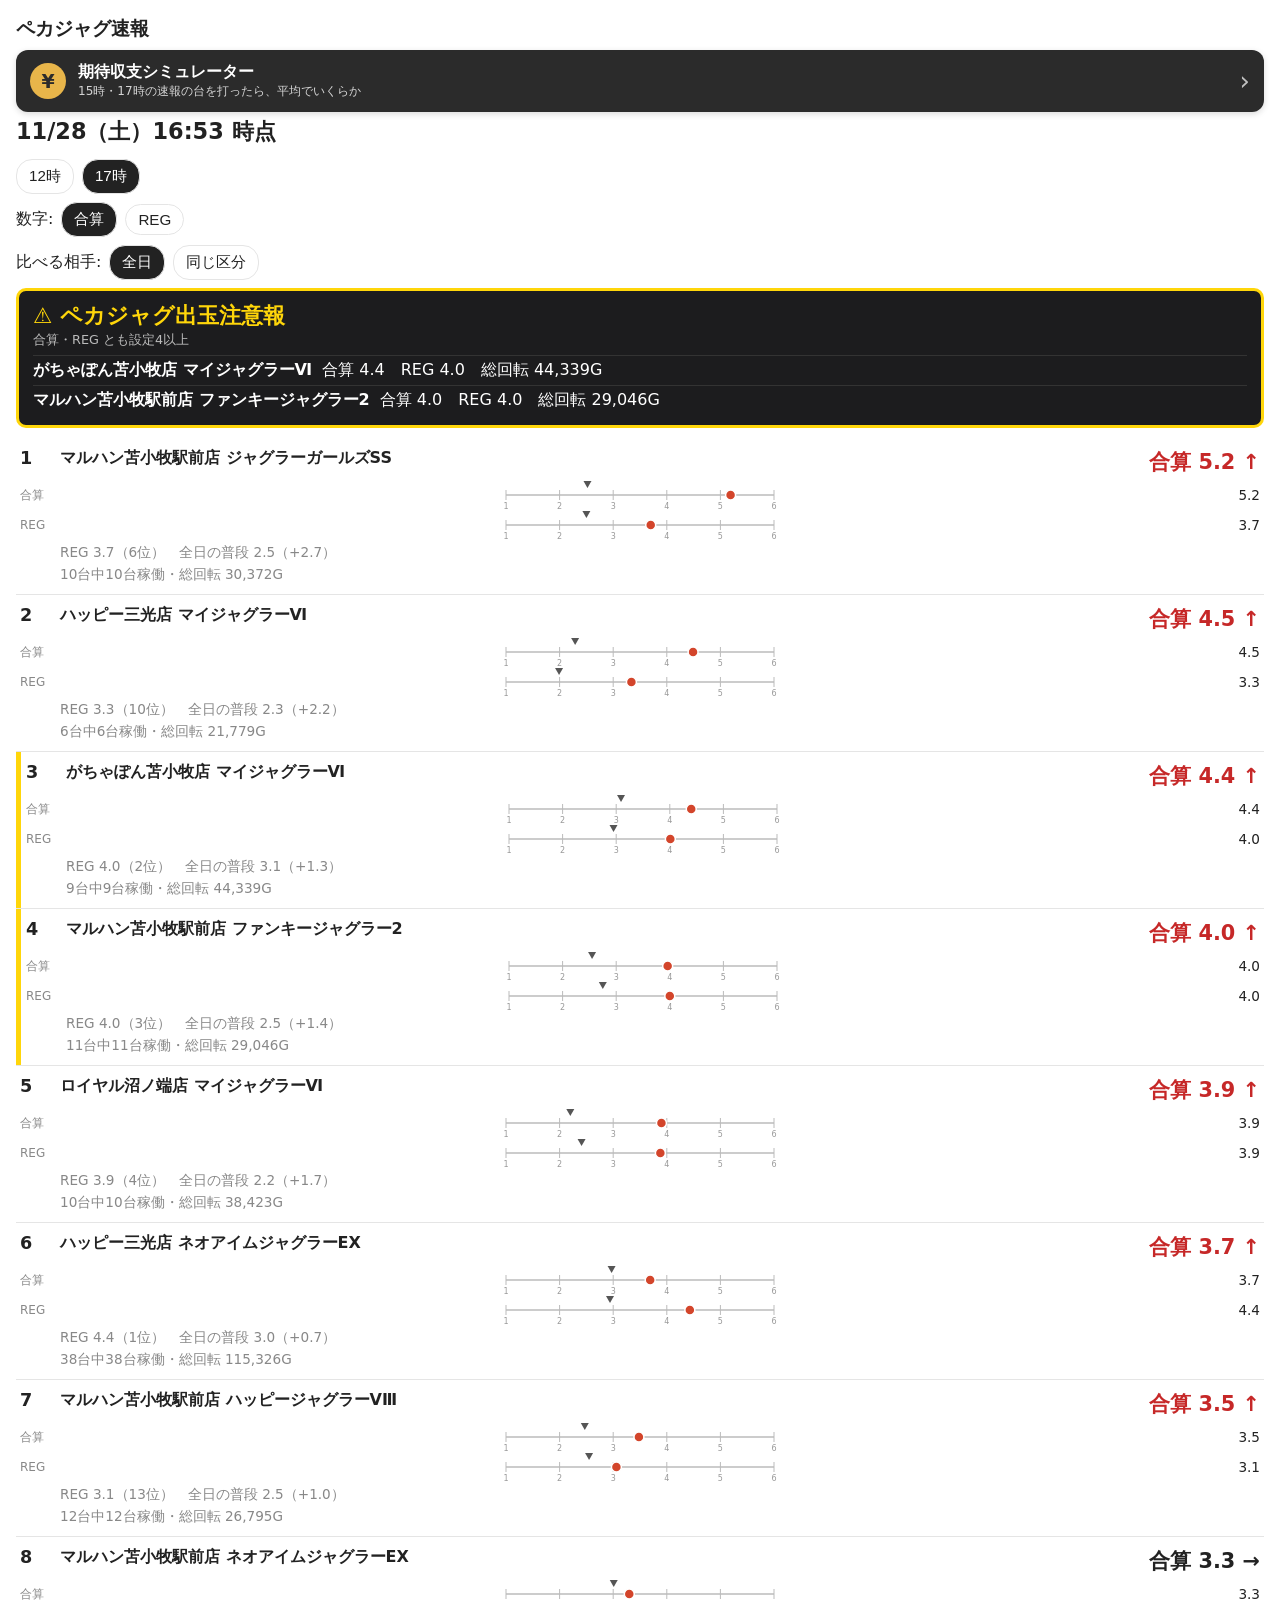
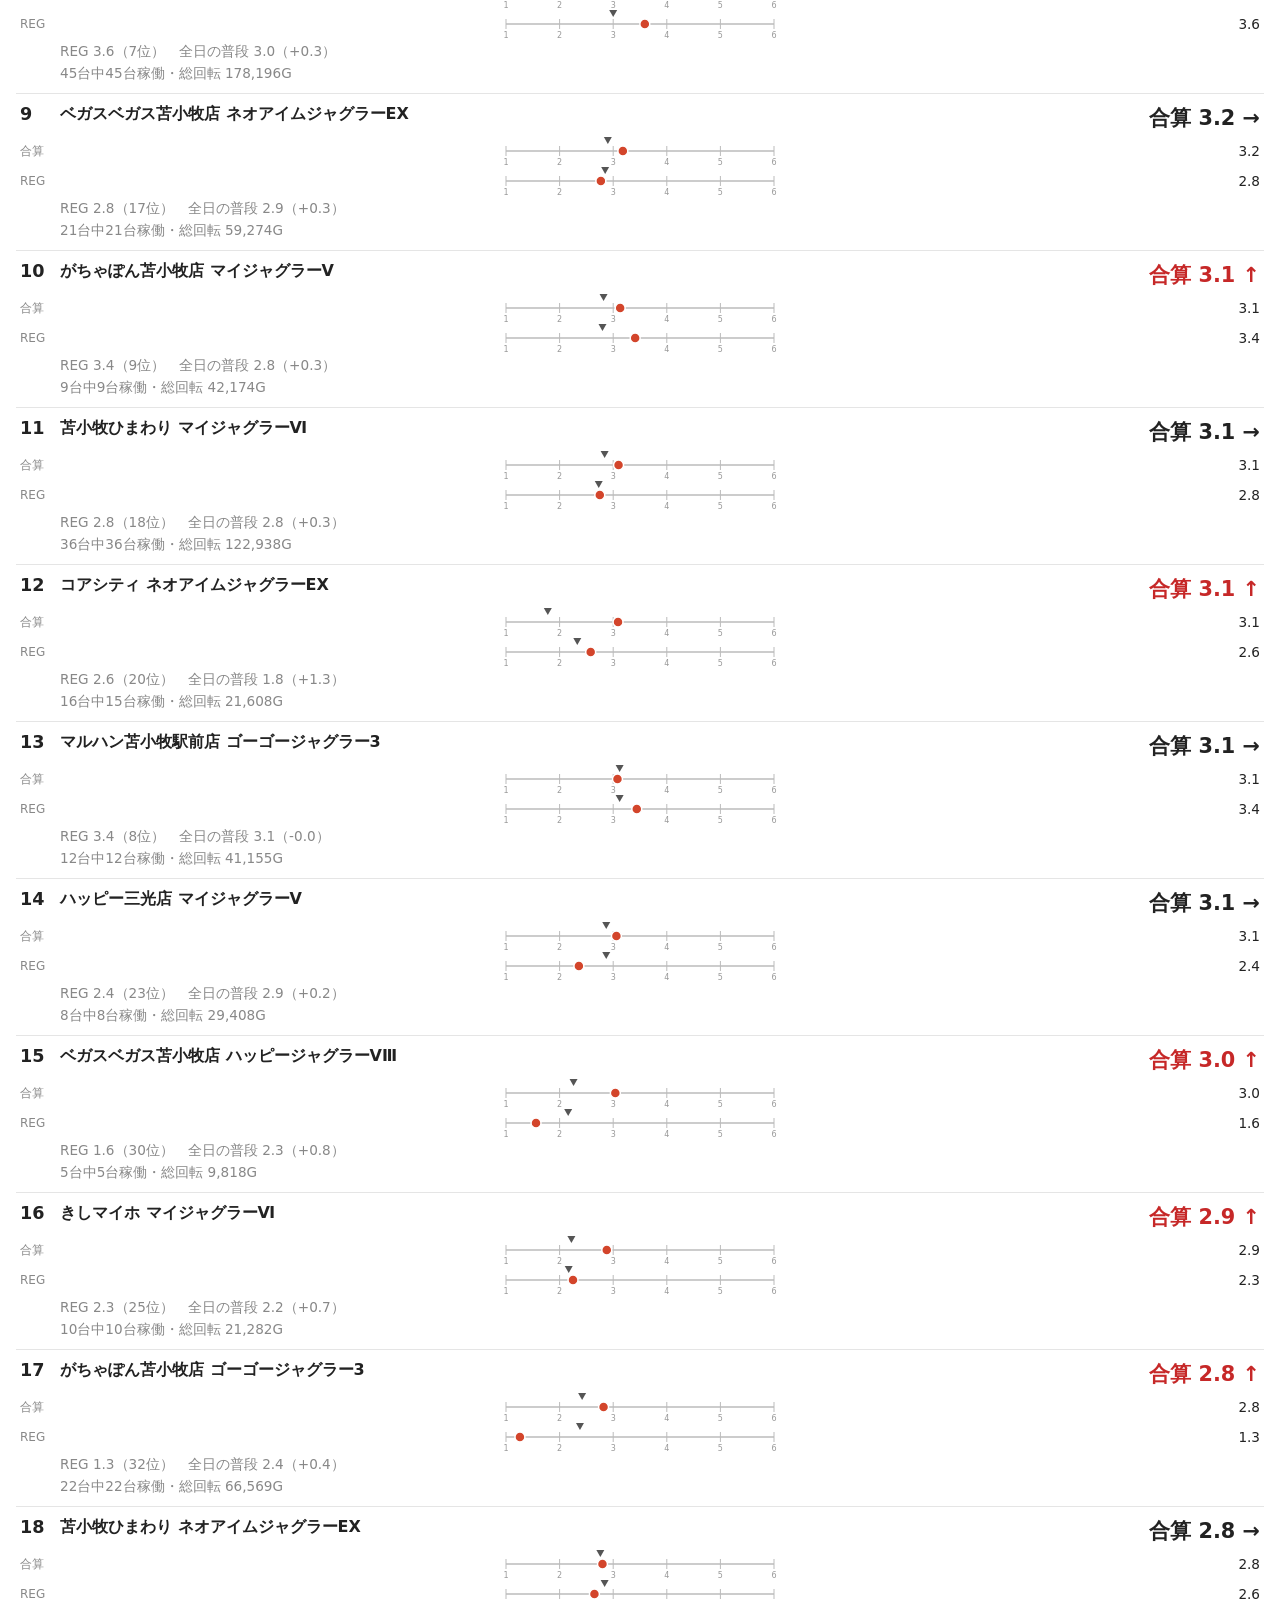
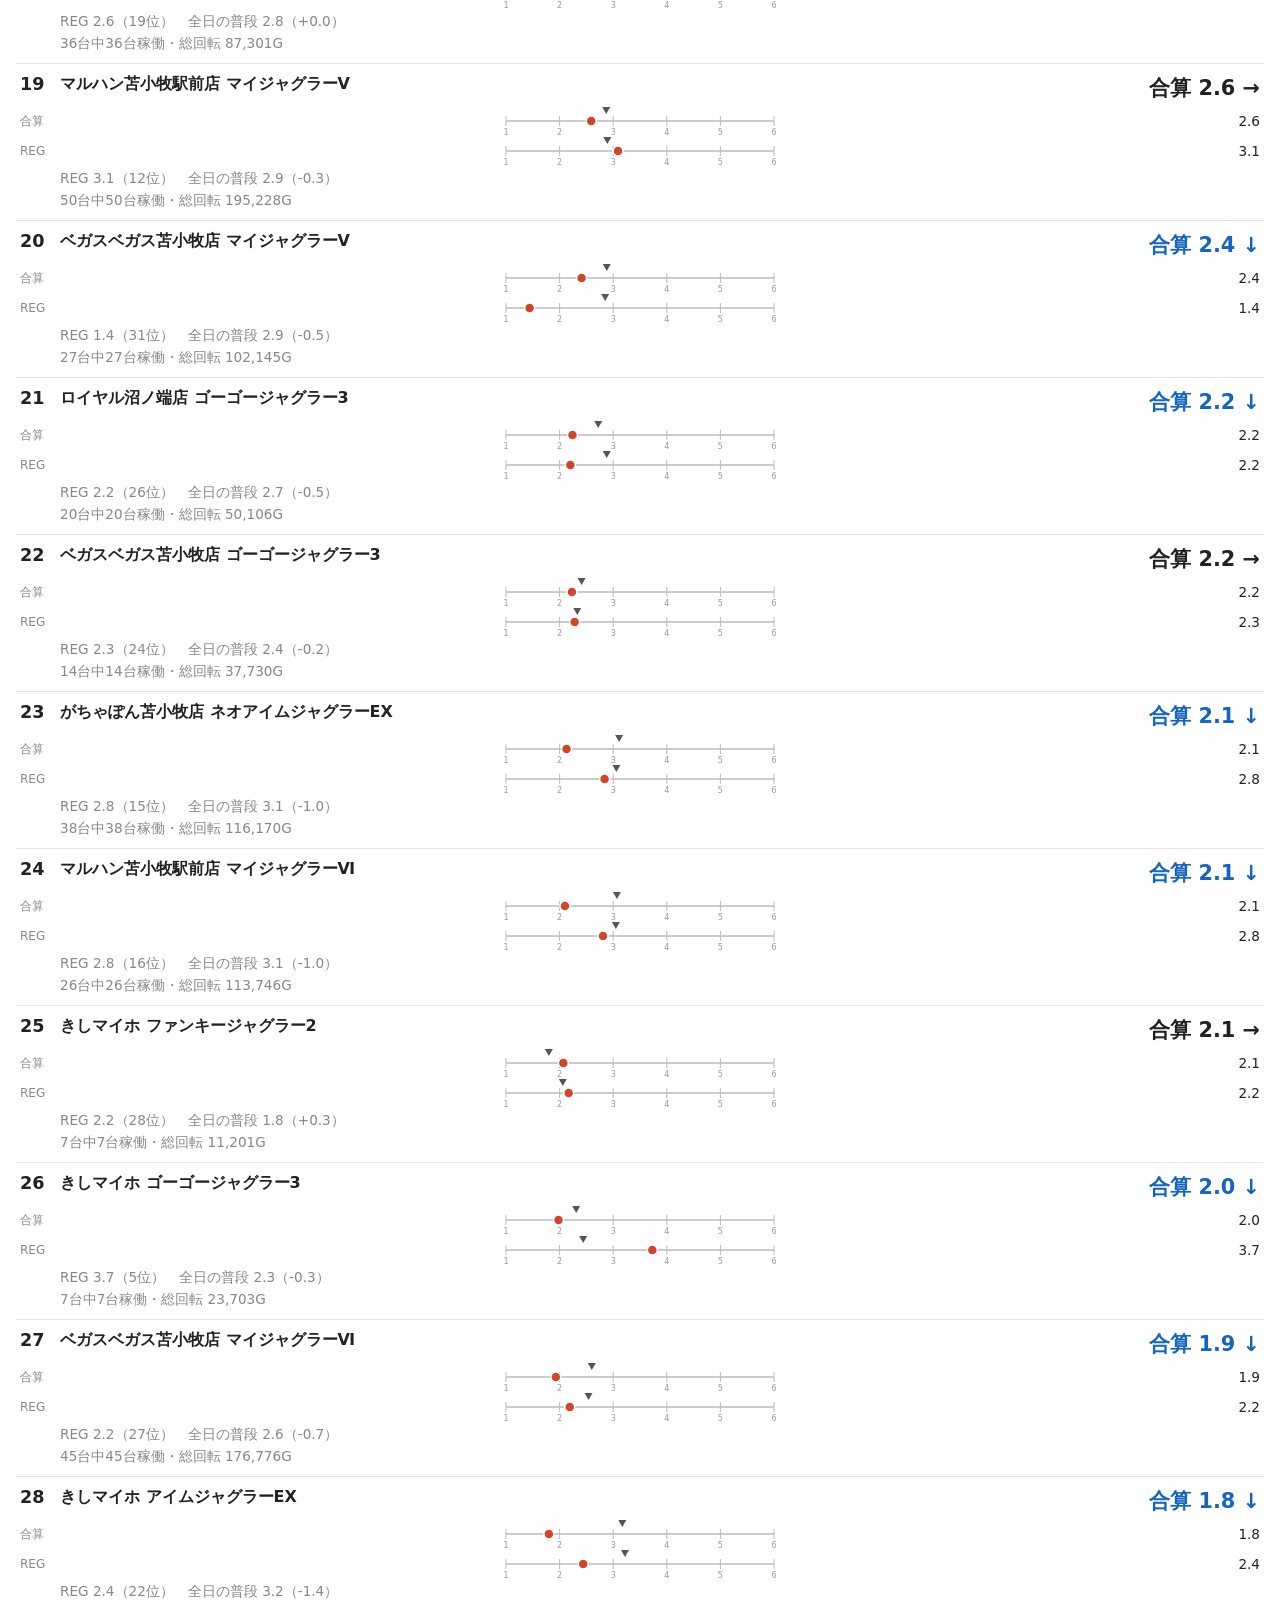
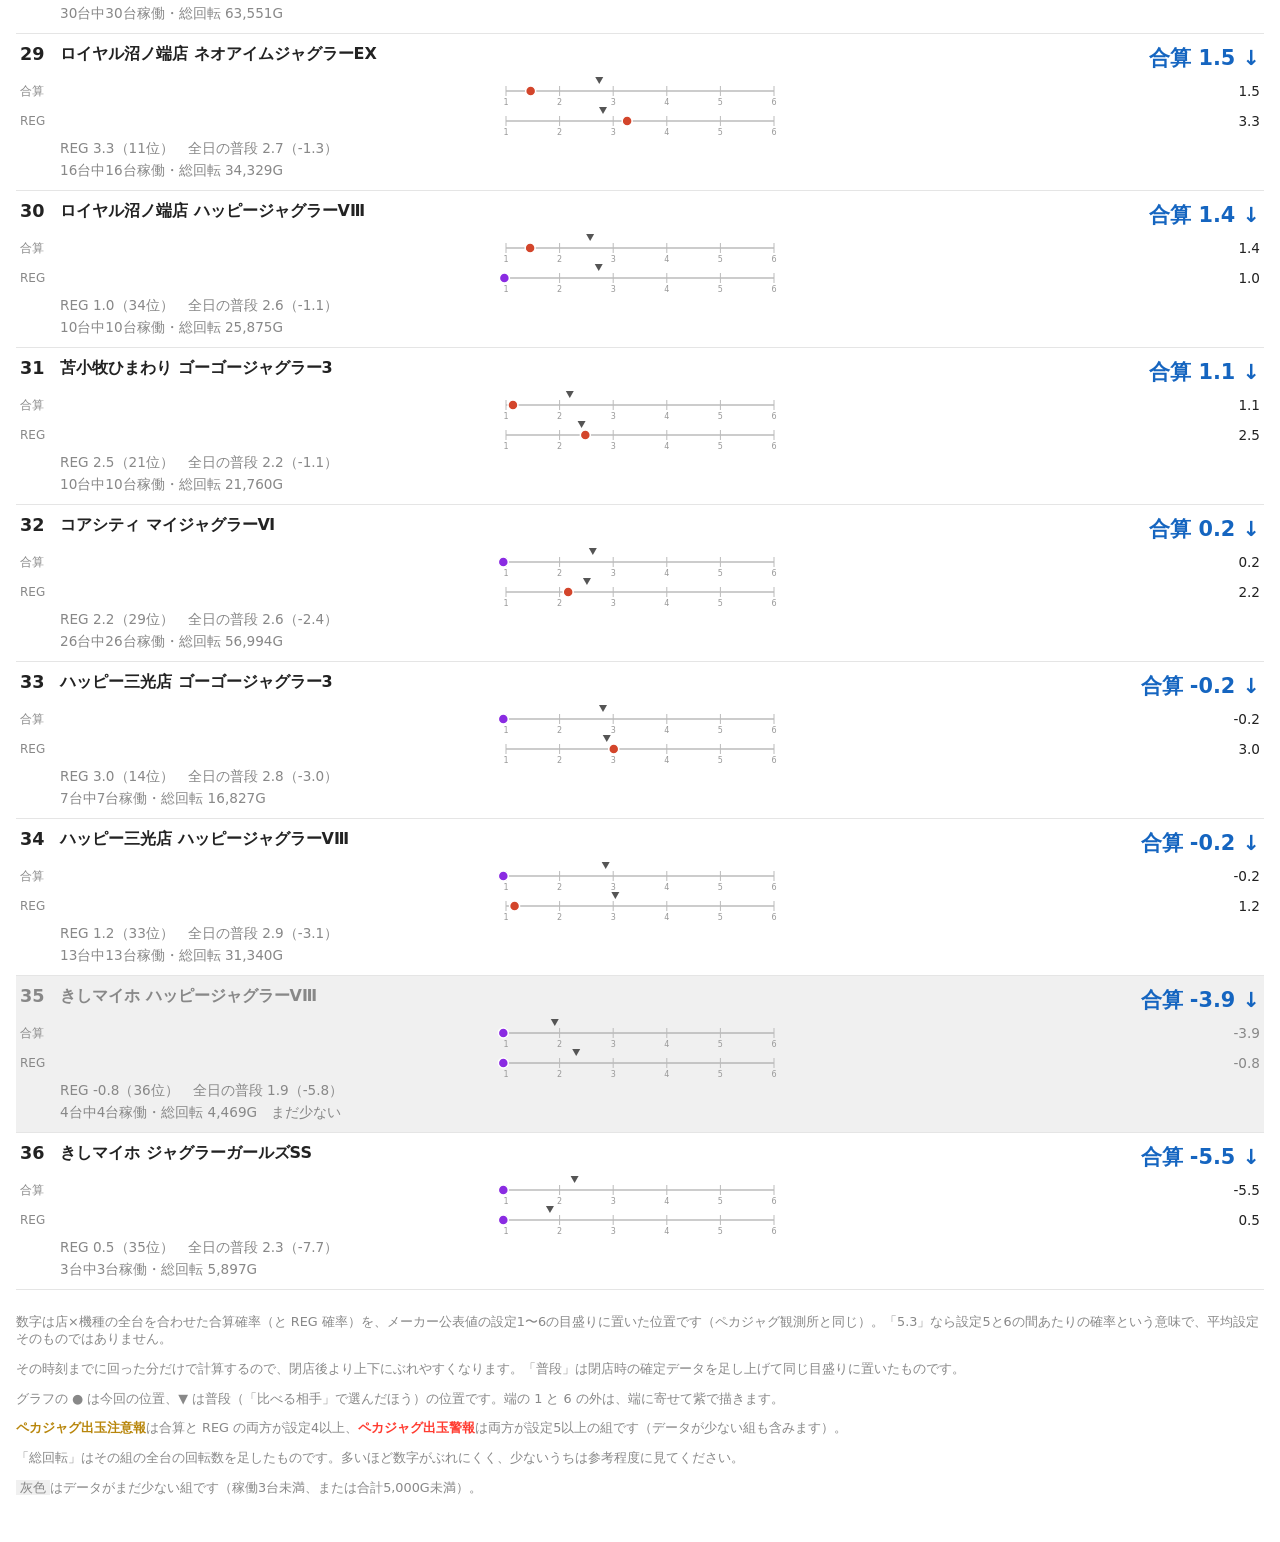
<file: index.html>
<!doctype html>
<html lang="ja">
<head>
<meta charset="utf-8">
<!-- CSP: このサイト自身のファイル以外は読み込ませず、ページに直接書いたスクリプト・見た目の指定も動かさない。
     知らない人にも公開するので、万一どこかに穴があっても見る人の端末で外の命令が動かないように（2026-10-11 アキラさん）。
     ほかの <meta>・<link> より前に置く（後ろに置くと、それより前に読んだものには効かない）。観測所と同じ内容にそろえる -->
<meta http-equiv="Content-Security-Policy" content="default-src 'none'; script-src 'self'; style-src 'self'; img-src 'self'; connect-src 'self'; manifest-src 'self'; base-uri 'none'; form-action 'none'">
<meta name="viewport" content="width=device-width, initial-scale=1">
<title>ペカジャグ速報</title>
<link rel="stylesheet" href="style.css?v=6">
<!-- アイコンを変えたら ?v= も変える。同じ URL のままだと iPhone が古い絵を使い続ける（観測所 2026-09-27） -->
<link rel="manifest" href="manifest.webmanifest?v=20261001">
<link rel="icon" href="icons/favicon.ico?v=20261001">
<link rel="apple-touch-icon" href="icons/apple-touch-icon.png?v=20261001">
<meta name="apple-mobile-web-app-capable" content="yes">
<meta name="apple-mobile-web-app-title" content="ペカ速報">
<meta name="theme-color" content="#b22222">
</head>
<body>
<header>
  <h1>ペカジャグ速報</h1>
  <!-- 小さな文字のリンクでは気づかれなかった（10/14 アキラさん）。観測所と同じカード型のボタンにそろえる -->
  <a class="simlink" href="sim.html">
    <span class="simlink-ic" aria-hidden="true">¥</span>
    <span class="simlink-tx"><b>期待収支シミュレーター</b><small>15時・17時の速報の台を打ったら、平均でいくらか</small></span>
    <span class="simlink-go" aria-hidden="true">›</span>
  </a>
  <p id="when" class="when">読み込み中…</p>
  <div class="bar" id="slots"></div>
  <div class="bar" id="metric">
    <span>数字:</span>
    <button data-metric="comb" class="on">合算</button>
    <button data-metric="reg">REG</button>
  </div>
  <div class="bar" id="compare">
    <span>比べる相手:</span>
    <button data-cmp="all" class="on">全日</button>
    <button data-cmp="same">同じ区分</button>
  </div>
</header>
<section id="update"></section>
<section id="alerts"></section>
<main id="rows"></main>
<p id="missing" class="missing"></p>
<footer>
  <p>数字は店×機種の全台を合わせた合算確率（と REG 確率）を、メーカー公表値の設定1〜6の目盛りに置いた位置です（ペカジャグ観測所と同じ）。「5.3」なら設定5と6の間あたりの確率という意味で、平均設定そのものではありません。</p>
  <p>その時刻までに回った分だけで計算するので、閉店後より上下にぶれやすくなります。「普段」は閉店時の確定データを足し上げて同じ目盛りに置いたものです。</p>
  <p>グラフの ● は今回の位置、▼ は普段（「比べる相手」で選んだほう）の位置です。端の 1 と 6 の外は、端に寄せて紫で描きます。</p>
  <p><b class="adv-sample">ペカジャグ出玉注意報</b>は合算と REG の両方が設定4以上、<b class="warn-sample">ペカジャグ出玉警報</b>は両方が設定5以上の組です（データが少ない組も含みます）。</p>
  <p>「総回転」はその組の全台の回転数を足したものです。多いほど数字がぶれにくく、少ないうちは参考程度に見てください。</p>
  <p><span class="few-sample">灰色</span>はデータがまだ少ない組です（稼働3台未満、または合計5,000G未満）。</p>
</footer>
<script src="app.js?v=8"></script>
</body>
</html>
</file>
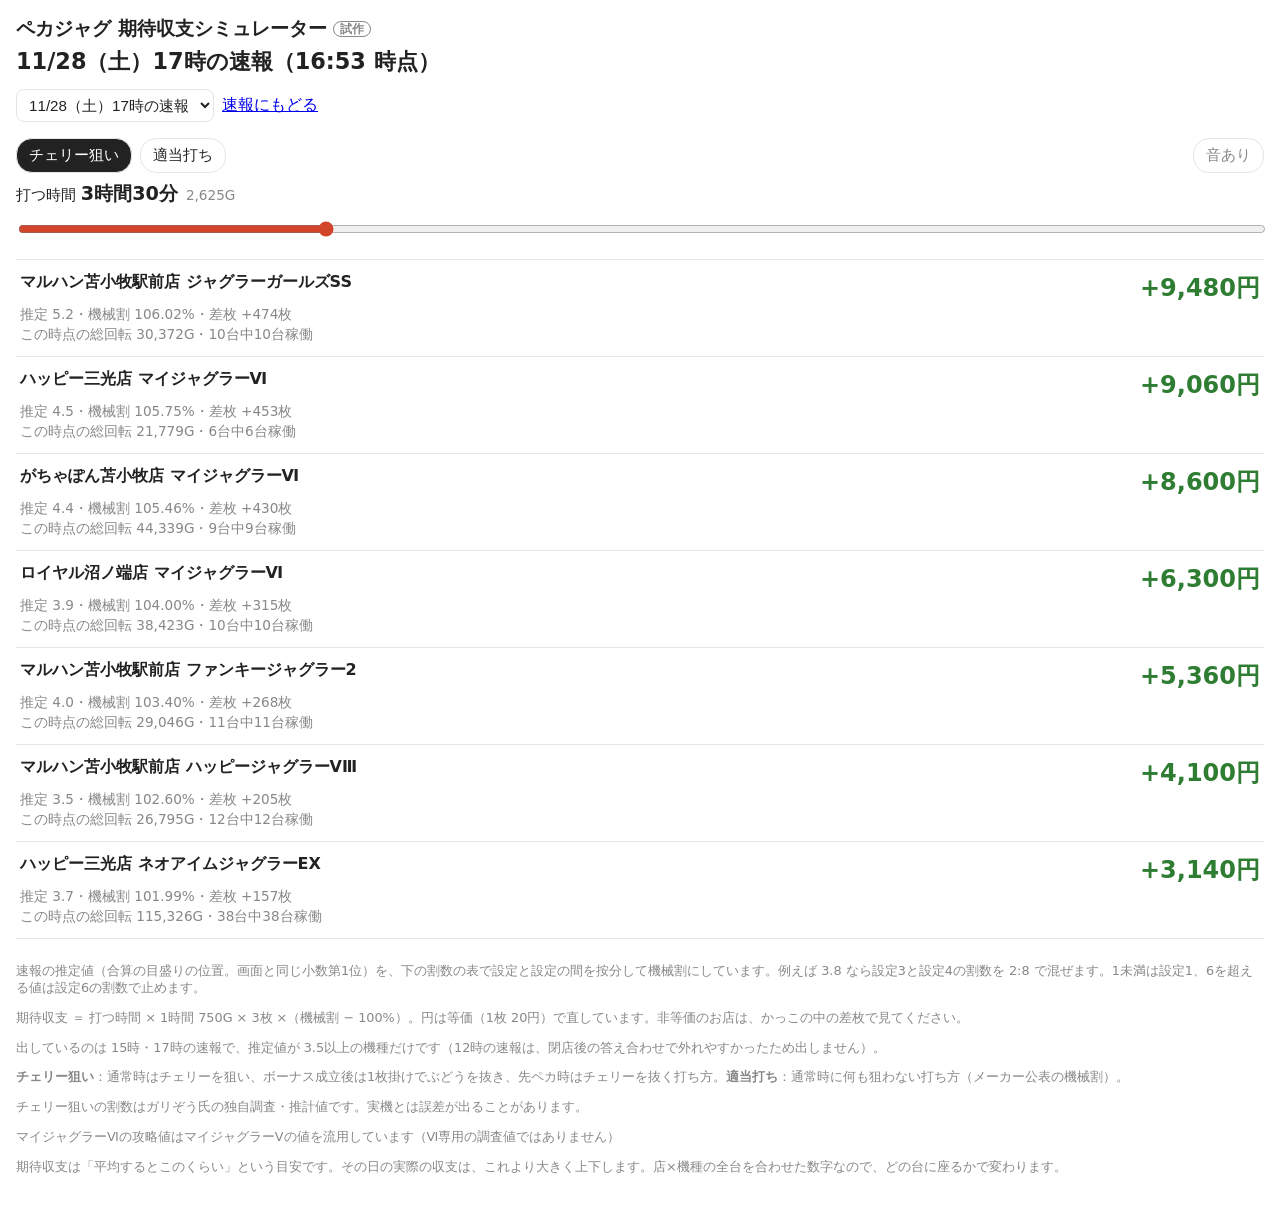
<file: sim.html>
<!doctype html>
<html lang="ja">
<head>
<meta charset="utf-8">
<!-- CSP は index.html と同じ内容にそろえる（2026-10-11 アキラさん）。ほかの <meta>・<link> より前に置く -->
<meta http-equiv="Content-Security-Policy" content="default-src 'none'; script-src 'self'; style-src 'self'; img-src 'self'; connect-src 'self'; manifest-src 'self'; base-uri 'none'; form-action 'none'">
<meta name="viewport" content="width=device-width, initial-scale=1">
<title>ペカジャグ 期待収支シミュレーター</title>
<link rel="stylesheet" href="style.css?v=6">
<link rel="stylesheet" href="sim.css?v=2">
<link rel="icon" href="icons/favicon.ico?v=20261001">
<meta name="theme-color" content="#b22222">
</head>
<body>
<header>
  <h1>ペカジャグ 期待収支シミュレーター <span class="trial">試作</span></h1>
  <p id="when" class="when">読み込み中…</p>
  <div class="bar"><select id="entry" aria-label="速報の回"></select><a href="index.html">速報にもどる</a></div>
</header>
<section id="controls" class="controls" hidden>
  <div class="bar"><span class="bar" id="styles"></span><button type="button" id="sound" class="sound"></button></div>
  <label for="time" class="time-label">打つ時間 <b id="time-text"></b><span id="games-text" class="games"></span></label>
  <input type="range" id="time" min="1" step="1">
</section>
<main id="rows"></main>
<footer>
  <p>速報の推定値（合算の目盛りの位置。画面と同じ小数第1位）を、下の割数の表で設定と設定の間を按分して機械割にしています。例えば 3.8 なら設定3と設定4の割数を 2:8 で混ぜます。1未満は設定1、6を超える値は設定6の割数で止めます。</p>
  <p>期待収支 ＝ 打つ時間 × 1時間 750G × 3枚 ×（機械割 − 100%）。円は等価（1枚 20円）で直しています。非等価のお店は、かっこの中の差枚で見てください。</p>
  <p>出しているのは 15時・17時の速報で、推定値が 3.5以上の機種だけです（12時の速報は、閉店後の答え合わせで外れやすかったため出しません）。</p>
  <p><b>チェリー狙い</b>：通常時はチェリーを狙い、ボーナス成立後は1枚掛けでぶどうを抜き、先ペカ時はチェリーを抜く打ち方。<b>適当打ち</b>：通常時に何も狙わない打ち方（メーカー公表の機械割）。</p>
  <p>チェリー狙いの割数はガリぞう氏の独自調査・推計値です。実機とは誤差が出ることがあります。</p>
  <p id="notes"></p>
  <p>期待収支は「平均するとこのくらい」という目安です。その日の実際の収支は、これより大きく上下します。店×機種の全台を合わせた数字なので、どの台に座るかで変わります。</p>
</footer>
<script src="sim.js?v=3"></script>
</body>
</html>
</file>
<file: style.css>
:root { --fg: #222; --bg: #fff; --muted: #888; --up: #c62828; --down: #1565c0;
        --few-bg: #f0f0f0; --line: #e5e5e5; --on: #222;
        --dot: #d3452b; --cmp: #555; --out: #8a2be2; --axis: #999; --tick: #bbb;
        --warn: #ff3b30; --adv: #ffd60a; --alert-bg: #1c1c1e; }
@media (prefers-color-scheme: dark) {
  :root { --fg: #eee; --bg: #121212; --muted: #999; --up: #ef5350; --down: #64b5f6;
          --few-bg: #2a2a2a; --line: #333; --on: #eee;
          --dot: #ff6b4a; --cmp: #ccc; --out: #c08aff; --axis: #777; --tick: #555; --alert-bg: #000; }
}
* { box-sizing: border-box; }
body { margin: 0; padding: 0 16px 32px; font-family: system-ui, sans-serif;
       color: var(--fg); background: var(--bg); }
h1 { font-size: 1.2rem; margin: 16px 0 4px; }
.when { font-size: 1.4rem; font-weight: bold; margin: 4px 0 12px; }
.links { margin: 0; font-size: 0.9rem; }
.bar { display: flex; gap: 8px; align-items: center; margin-bottom: 8px; flex-wrap: wrap; }
button { border: 1px solid var(--line); background: none; color: var(--fg);
         padding: 6px 12px; border-radius: 16px; font-size: 0.95rem; }
button.on { background: var(--on); color: var(--bg); }
.row { display: grid; grid-template-columns: 2rem 1fr auto; gap: 4px 8px;
       padding: 10px 4px; border-bottom: 1px solid var(--line); }
.row.few { background: var(--few-bg); color: var(--muted); }
.rank { font-weight: bold; font-size: 1.1rem; }
.name { font-weight: bold; }
.value { font-size: 1.3rem; font-weight: bold; text-align: right; }
.sub { grid-column: 2 / 4; font-size: 0.85rem; color: var(--muted); }
.up { color: var(--up); } .down { color: var(--down); }
.missing { color: var(--muted); font-size: 0.9rem; }
.few-sample { background: var(--few-bg); padding: 0 4px; }
footer { margin-top: 24px; font-size: 0.8rem; color: var(--muted); }

/* 注意報・警報。黄色い文字が読めるよう、明るい画面でも暗い地に載せる */
#alerts { margin: 4px 0 8px; }
.alert { background: var(--alert-bg); border-radius: 10px; padding: 10px 14px; margin-bottom: 10px;
         border: 3px solid; color: #fff; }
.alert h2 { margin: 0; font-size: 1.35rem; }
.alert .cond { margin: 2px 0 6px; font-size: 0.8rem; color: #bbb; }
.alert ul { margin: 0; padding: 0; list-style: none; }
.alert li { padding: 4px 0; border-top: 1px solid #333; display: flex; flex-wrap: wrap; gap: 0 10px; }
.alert li b { color: #fff; }
.alert.warning { border-color: var(--warn); } .alert.warning h2 { color: var(--warn); }
.alert.advisory { border-color: var(--adv); } .alert.advisory h2 { color: var(--adv); }
.alert li span { font-variant-numeric: tabular-nums; }
.row.al-warning { box-shadow: inset 5px 0 0 var(--warn); padding-left: 10px; }
.row.al-advisory { box-shadow: inset 5px 0 0 var(--adv); padding-left: 10px; }
.warn-sample { color: var(--warn); } .adv-sample { color: #b8860b; }
@media (prefers-color-scheme: dark) { .adv-sample { color: var(--adv); } }

/* 目盛り（観測所と同じ見た目） */
.gauges { grid-column: 1 / 4; }
.gauge { display: grid; grid-template-columns: 34px 1fr 34px; align-items: center; gap: 6px; }
.gauge .lbl { font-size: 0.75rem; color: var(--muted); }
.gauge .val { font-size: 0.85rem; text-align: right; font-variant-numeric: tabular-nums; }
.svgbox { display: block; }
.scale { width: 100%; height: 30px; display: block; }
.axis { stroke: var(--axis); stroke-width: 1; } .tick { stroke: var(--tick); stroke-width: 1; }
.tl { font-size: 8px; fill: var(--axis); text-anchor: middle; }
.dot { fill: var(--dot); stroke: var(--bg); stroke-width: 1.5; } .dot.out { fill: var(--out); }
.cmp { fill: var(--cmp); } .none { font-size: 9px; fill: var(--axis); text-anchor: middle; }
/* 出し直した回の理由。注意報より上に、落ち着いた色で */
.update { border: 2px solid var(--down); border-radius: 10px; padding: 8px 12px; margin-bottom: 10px; }
.update b { color: var(--down); }
.update p { margin: 2px 0 0; font-size: 0.9rem; }
/* 期待収支への入口（2026-10-14 アキラさん）。観測所と同じカード型。ダークモードでも背景に沈まないよう色は固定し、暗い画面では縁を付ける */
.simlink { display: flex; align-items: center; gap: 12px; margin: 8px 0 4px; padding: 12px 14px; border-radius: 12px;
           background: #2b2b2b; color: #fff; text-decoration: none; box-shadow: 0 2px 6px rgba(0,0,0,.15); }
.simlink:active { transform: translateY(1px); }
.simlink[hidden] { display: none; }
.simlink-ic { flex: none; width: 36px; height: 36px; border-radius: 50%; background: #e8b54a; color: #2b2b2b;
              font-weight: 700; font-size: 19px; line-height: 36px; text-align: center; }
.simlink-tx { flex: 1; min-width: 0; display: flex; flex-direction: column; }
.simlink-tx b { font-size: 16px; }
.simlink-tx small { font-size: 12px; opacity: .8; }
.simlink-go { flex: none; font-size: 26px; line-height: 1; opacity: .7; }
@media (prefers-color-scheme: dark) { .simlink { background: #2c2c2e; border: 1px solid #444; box-shadow: none; } }
</file>
<file: sim.css>
/* 期待収支シミュレーター。色と基本の見た目は style.css をそのまま使う */
.trial { font-size: 0.75rem; border: 1px solid var(--muted); color: var(--muted);
         border-radius: 8px; padding: 0 6px; vertical-align: middle; }
select { font-size: 0.95rem; padding: 6px 8px; border-radius: 8px; border: 1px solid var(--line);
         background: var(--bg); color: var(--fg); max-width: 100%; }
/* 打ち方と時間は全機種で共通。下へ送っても手元に残るよう上に貼り付ける */
.controls { position: sticky; top: 0; z-index: 1; background: var(--bg); padding: 8px 0 10px;
            border-bottom: 1px solid var(--line); }
.controls .bar .bar { margin-bottom: 0; }
.sound { margin-left: auto; color: var(--muted); }
.time-label { display: block; font-size: 0.95rem; margin: 4px 0; }
.time-label b { font-size: 1.2rem; font-variant-numeric: tabular-nums; }
.games { color: var(--muted); font-size: 0.85rem; margin-left: 8px; }
input[type="range"] { width: 100%; height: 32px; accent-color: var(--dot); }
.sim { display: grid; grid-template-columns: 1fr auto; gap: 2px 8px; padding: 12px 4px;
       border-bottom: 1px solid var(--line); }
.sim .name { font-weight: bold; }
.sim .yen { font-size: 1.5rem; font-weight: bold; text-align: right; font-variant-numeric: tabular-nums; }
.sim .yen.plus { color: #2e7d32; } .sim .yen.minus { color: var(--up); }
@media (prefers-color-scheme: dark) { .sim .yen.plus { color: #66bb6a; } }
.sim .sub { grid-column: 1 / 3; font-size: 0.85rem; color: var(--muted); font-variant-numeric: tabular-nums; }
.empty { color: var(--muted); padding: 16px 0; }
</file>
